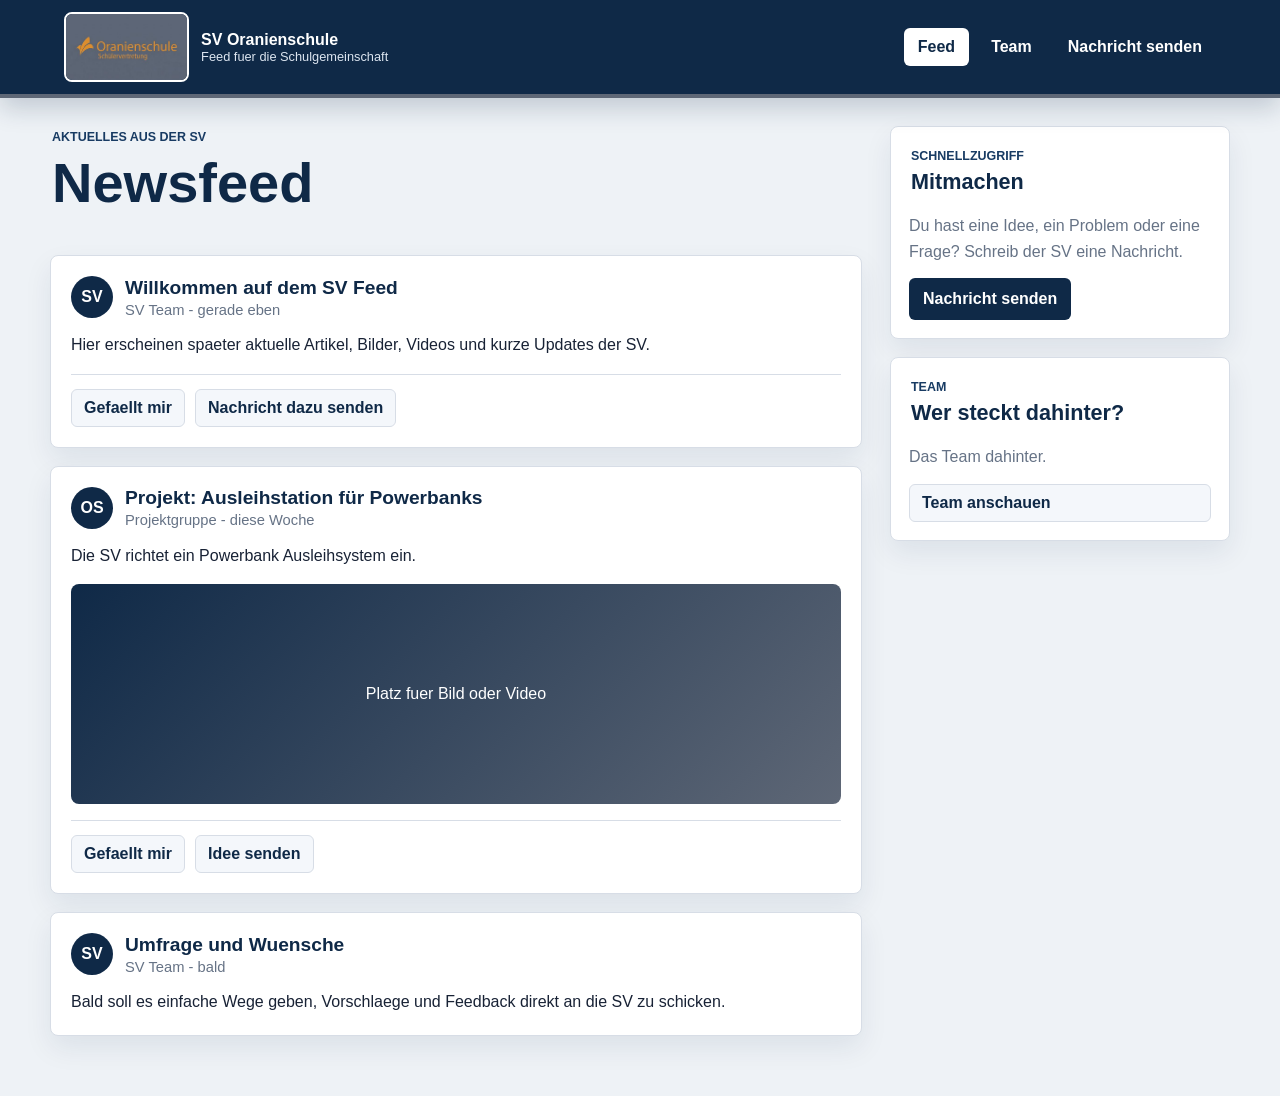
<file: Infoseite der Sv der Oranienschule/frontend/html/index.html>
<!DOCTYPE html>
<html lang="de">
<head>
  <meta charset="UTF-8">
  <meta name="viewport" content="width=device-width, initial-scale=1.0">
  <title>SV Oranienschule</title>
  <link rel="stylesheet" href="../css/main.css">
  <script src="../js/main.js" defer></script>
</head>
<body>
  <header class="topbar">
    <a class="brand" href="index.html" aria-label="Zur Startseite">
      <img class="logo" src="../images/Logo.jpeg" alt="Logo der SV der Oranienschule">
      <span>
        <strong>SV Oranienschule</strong>
        <small>Feed fuer die Schulgemeinschaft</small>
      </span>
    </a>

    <nav class="menu" aria-label="Hauptmenue">
      <a class="menu-link active" href="index.html">Feed</a>
      <a class="menu-link" href="team.html">Team</a>
      <button class="menu-button" type="button" data-open-message>Nachricht senden</button>
    </nav>
  </header>

  <main class="feed-page">
    <section class="feed-column" aria-label="Aktuelle Beitraege">
      <div class="section-title">
        <p>Aktuelles aus der SV</p>
        <h1>Newsfeed</h1>
      </div>

      <div id="public-posts" class="feed-column"></div>

      <article class="post">
        <div class="post-head">
          <div class="avatar">SV</div>
          <div>
            <h2>Willkommen auf dem SV Feed</h2>
            <p>SV Team - gerade eben</p>
          </div>
        </div>
        <p>
          Hier erscheinen spaeter aktuelle Artikel, Bilder, Videos und kurze Updates der SV.
        </p>
        <div class="post-actions">
          <button type="button">Gefaellt mir</button>
          <button type="button" data-open-message>Nachricht dazu senden</button>
        </div>
      </article>

      <article class="post">
        <div class="post-head">
          <div class="avatar">OS</div>
          <div>
            <h2>Projekt: Ausleihstation für Powerbanks</h2>
            <p>Projektgruppe - diese Woche</p>
          </div>
        </div>
        <p>
          Die SV richtet ein Powerbank Ausleihsystem ein.
        </p>
        <div class="image-placeholder">Platz fuer Bild oder Video</div>
        <div class="post-actions">
          <button type="button">Gefaellt mir</button>
          <button type="button" data-open-message>Idee senden</button>
        </div>
      </article>

      <article class="post">
        <div class="post-head">
          <div class="avatar">SV</div>
          <div>
            <h2>Umfrage und Wuensche</h2>
            <p>SV Team - bald</p>
          </div>
        </div>
        <p>
          Bald soll es einfache Wege geben, Vorschlaege und Feedback direkt an die SV zu schicken.
        </p>
      </article>
    </section>

    <aside class="side-column">
      <section class="panel">
        <div class="section-title small">
          <p>Schnellzugriff</p>
          <h2>Mitmachen</h2>
        </div>
        <p class="panel-text">
          Du hast eine Idee, ein Problem oder eine Frage? Schreib der SV eine Nachricht.
        </p>
        <button class="submit-button" type="button" data-open-message>Nachricht senden</button>
      </section>

      <section class="panel">
        <div class="section-title small">
          <p>Team</p>
          <h2>Wer steckt dahinter?</h2>
        </div>
        <p class="panel-text">
          Das Team dahinter.
        </p>
        <a class="panel-link" href="team.html">Team anschauen</a>
      </section>
    </aside>
  </main>

  <div class="modal-backdrop" data-message-modal hidden>
    <section class="message-modal" role="dialog" aria-modal="true" aria-labelledby="message-title">
      <button class="close-button" type="button" aria-label="Nachrichtenfenster schliessen" data-close-message>&times;</button>
      <div class="section-title small">
        <p>Nachricht an die SV</p>
        <h2 id="message-title">Was moechtest du sagen?</h2>
      </div>
      <form class="message-form">
        <label>
          Dein Name oder Klasse
          <input type="text" placeholder="z.B. Klasse 8b">
        </label>
        <label>
          Thema
          <input type="text" placeholder="z.B. Idee fuer den Schulhof">
        </label>
        <label>
          Nachricht
          <textarea rows="6" placeholder="Schreib hier deine Nachricht an die SV."></textarea>
        </label>
        <button class="submit-button" type="submit">Nachricht merken</button>
      </form>
      <p class="form-note">Die Nachricht wird gespeichert und kann im Admin-Bereich angesehen werden.</p>
    </section>
  </div>
</body>
</html>
</file>
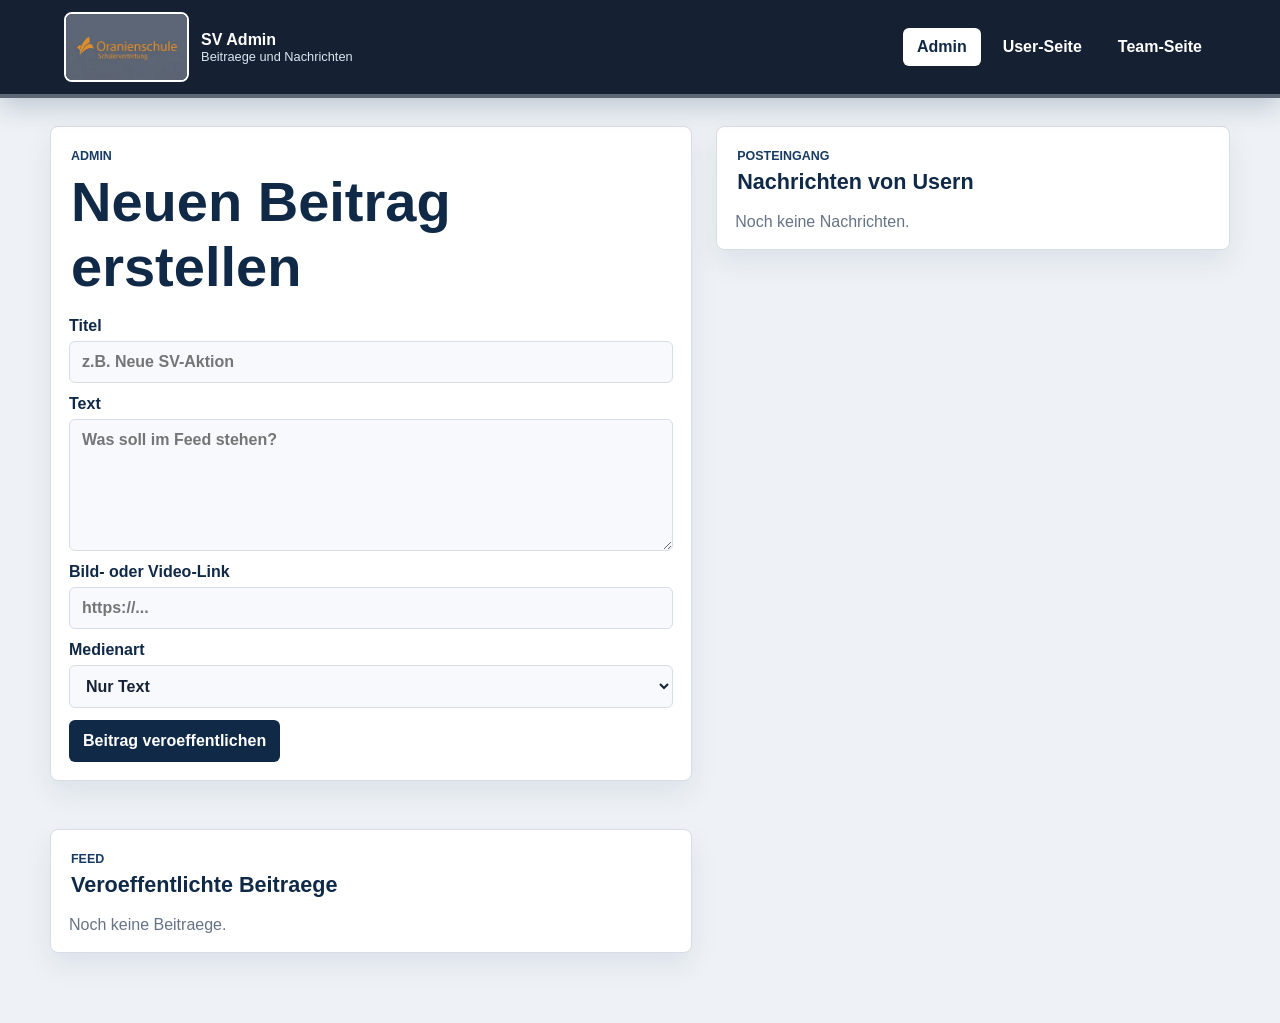
<file: Infoseite der Sv der Oranienschule/frontend/html/admin.html>
<!DOCTYPE html>
<html lang="de">
<head>
  <meta charset="UTF-8">
  <meta name="viewport" content="width=device-width, initial-scale=1.0">
  <title>Admin - SV Oranienschule</title>
  <link rel="stylesheet" href="../css/main.css">
  <script src="../js/main.js" defer></script>
</head>
<body data-page="admin">
  <header class="topbar admin-topbar">
    <a class="brand" href="admin.html" aria-label="Zum Admin-Bereich">
      <img class="logo" src="../images/Logo.jpeg" alt="Logo der SV der Oranienschule">
      <span>
        <strong>SV Admin</strong>
        <small>Beitraege und Nachrichten</small>
      </span>
    </a>

    <nav class="menu" aria-label="Adminmenue">
      <a class="menu-link active" href="admin.html">Admin</a>
      <a class="menu-link" href="index.html">User-Seite</a>
      <a class="menu-link" href="team.html">Team-Seite</a>
    </nav>
  </header>

  <main class="admin-layout">
    <section class="panel">
      <div class="section-title small">
        <p>Admin</p>
        <h1>Neuen Beitrag erstellen</h1>
      </div>

      <form id="admin-post-form" class="admin-form">
        <label>
          Titel
          <input id="admin-title" type="text" placeholder="z.B. Neue SV-Aktion" required>
        </label>

        <label>
          Text
          <textarea id="admin-text" rows="6" placeholder="Was soll im Feed stehen?" required></textarea>
        </label>

        <label>
          Bild- oder Video-Link
          <input id="admin-media" type="url" placeholder="https://...">
        </label>

        <label>
          Medienart
          <select id="admin-type">
            <option value="text">Nur Text</option>
            <option value="image">Bild</option>
            <option value="video">Video</option>
          </select>
        </label>

        <button class="submit-button" type="submit">Beitrag veroeffentlichen</button>
      </form>
    </section>

    <section class="panel">
      <div class="section-title small">
        <p>Posteingang</p>
        <h2>Nachrichten von Usern</h2>
      </div>
      <div id="admin-messages" class="admin-list"></div>
    </section>

    <section class="panel wide-panel">
      <div class="section-title small">
        <p>Feed</p>
        <h2>Veroeffentlichte Beitraege</h2>
      </div>
      <div id="admin-posts" class="admin-list"></div>
    </section>
  </main>
</body>
</html>
</file>
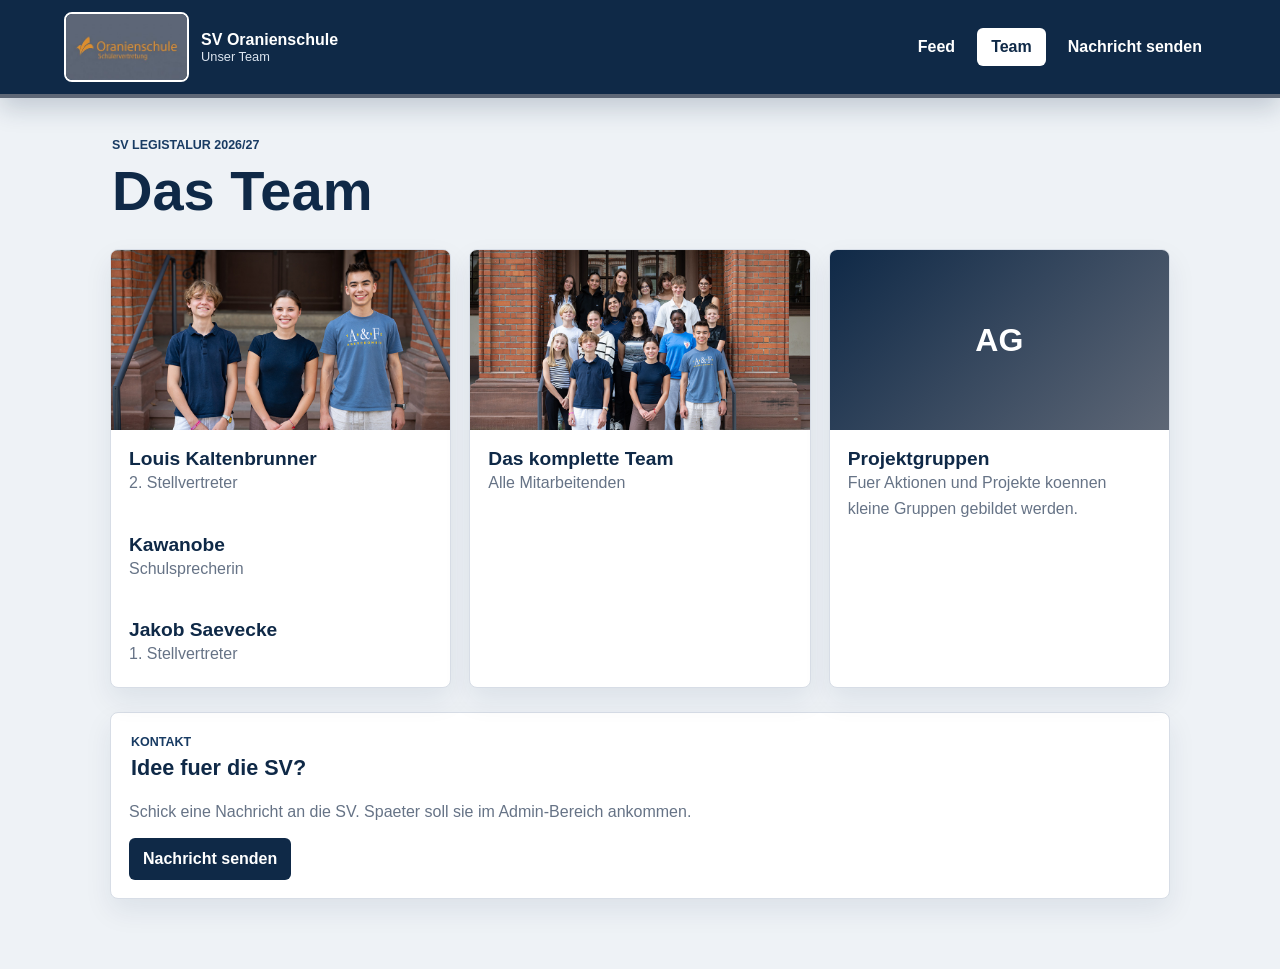
<file: Infoseite der Sv der Oranienschule/frontend/html/team.html>
<!DOCTYPE html>
<html lang="de">
<head>
  <meta charset="UTF-8">
  <meta name="viewport" content="width=device-width, initial-scale=1.0">
  <title>Team - SV Oranienschule</title>
  <link rel="stylesheet" href="../css/main.css">
  <script src="../js/main.js" defer></script>
</head>
<body>
  <header class="topbar">
    <a class="brand" href="index.html" aria-label="Zur Startseite">
      <img class="logo" src="../images/Logo.jpeg" alt="Logo der SV der Oranienschule">
      <span>
        <strong>SV Oranienschule</strong>
        <small>Unser Team</small>
      </span>
    </a>

    <nav class="menu" aria-label="Hauptmenue">
      <a class="menu-link" href="index.html">Feed</a>
      <a class="menu-link active" href="team.html">Team</a>
      <button class="menu-button" type="button" data-open-message>Nachricht senden</button>
    </nav>
  </header>

  <main class="content-page">
    <section class="section-title team-title">
      <p>Sv legistalur 2026/27</p>
      <h1>Das Team</h1>
    </section>

    <section class="team-grid">
      <article class="team-card">
        <img class="team-photo" src="../images/Schulsprecher.jpg" alt="Schulsprecherteam">
        <h2>Louis Kaltenbrunner </h2>
        <p>2. Stellvertreter</p>
           <h2>Kawanobe</h2>
           <p>Schulsprecherin</p>
          <h2>Jakob Saevecke </h2>
          <p>1. Stellvertreter</p>
      </article>

      <article class="team-card">
        <img class="team-photo" src="../images/Alle.jpg" alt="Komplettes SV Team">
        <h2>Das komplette Team</h2>
        <p>Alle Mitarbeitenden</p>
      </article>

      <article class="team-card">
        <div class="team-photo">AG</div>
        <h2>Projektgruppen</h2>
        <p>Fuer Aktionen und Projekte koennen kleine Gruppen gebildet werden.</p>
      </article>
    </section>

    <section class="panel wide-panel">
      <div class="section-title small">
        <p>Kontakt</p>
        <h2>Idee fuer die SV?</h2>
      </div>
      <p class="panel-text">
        Schick eine Nachricht an die SV. Spaeter soll sie im Admin-Bereich ankommen.
      </p>
      <button class="submit-button" type="button" data-open-message>Nachricht senden</button>
    </section>
  </main>

  <div class="modal-backdrop" data-message-modal hidden>
    <section class="message-modal" role="dialog" aria-modal="true" aria-labelledby="message-title">
      <button class="close-button" type="button" aria-label="Nachrichtenfenster schliessen" data-close-message>&times;</button>
      <div class="section-title small">
        <p>Nachricht an die SV</p>
        <h2 id="message-title">Was moechtest du sagen?</h2>
      </div>
      <form class="message-form">
        <label>
          Dein Name oder Klasse
          <input type="text" placeholder="z.B. Klasse 8b">
        </label>
        <label>
          Thema
          <input type="text" placeholder="z.B. Frage an das Team">
        </label>
        <label>
          Nachricht
          <textarea rows="6" placeholder="Schreib hier deine Nachricht an die SV."></textarea>
        </label>
        <button class="submit-button" type="submit">Nachricht merken</button>
      </form>
      <p class="form-note">Die Nachricht wird gespeichert und kann im Admin-Bereich angesehen werden.</p>
    </section>
  </div>
</body>
</html>
</file>
<file: Infoseite der Sv der Oranienschule/frontend/css/main.css>
:root {
  --blue: #0f2947;
  --blue-soft: #183b63;
  --gray: #5e6776;
  --line: #d7dde6;
  --paper: #ffffff;
  --page: #eef2f6;
  --text: #182235;
  --muted: #667386;
}

* {
  box-sizing: border-box;
}

html {
  scroll-behavior: smooth;
}

body {
  margin: 0;
  font-family: Arial, sans-serif;
  color: var(--text);
  background: var(--page);
}

button,
input,
textarea,
select {
  font: inherit;
}

.topbar {
  position: sticky;
  top: 0;
  z-index: 20;
  display: flex;
  align-items: center;
  justify-content: space-between;
  gap: 20px;
  min-height: 86px;
  padding: 12px 5%;
  background: var(--blue);
  border-bottom: 4px solid var(--gray);
  box-shadow: 0 10px 24px rgba(15, 41, 71, 0.2);
}

.brand {
  display: flex;
  align-items: center;
  gap: 12px;
  color: var(--paper);
  text-decoration: none;
}

.brand strong,
.brand small {
  display: block;
}

.brand small {
  color: #dce5f0;
  font-size: 0.8rem;
}

.logo {
  height: 70px;
  object-fit: cover;
  border: 2px solid var(--paper);
  border-radius: 8px;
  background: var(--paper);
}

.menu {
  display: flex;
  align-items: center;
  gap: 8px;
  flex-wrap: wrap;
}

.menu-link,
.menu-button {
  color: var(--paper);
  background: transparent;
  border: 0;
  text-decoration: none;
  padding: 10px 14px;
  border-radius: 6px;
  font-weight: 700;
  cursor: pointer;
}

.menu-link:hover,
.menu-link.active,
.menu-button:hover {
  color: var(--blue);
  background: var(--paper);
}

.feed-page {
  display: grid;
  grid-template-columns: minmax(0, 1fr) 340px;
  gap: 28px;
  width: min(1180px, 94%);
  margin: 28px auto 60px;
  align-items: start;
}

.content-page {
  width: min(1060px, 94%);
  margin: 36px auto 70px;
}

.feed-column,
.side-column {
  display: grid;
  gap: 18px;
}

.side-column {
  position: sticky;
  top: 110px;
}

.section-title {
  padding: 4px 2px;
}

.section-title p {
  margin: 0 0 6px;
  color: var(--blue-soft);
  font-size: 0.78rem;
  font-weight: 800;
  letter-spacing: 0;
  text-transform: uppercase;
}

.section-title h1,
.section-title h2 {
  margin: 0;
  color: var(--blue);
}

.section-title h1 {
  font-size: clamp(2rem, 5vw, 3.5rem);
}

.section-title h2 {
  font-size: 1.35rem;
}

.post,
.panel,
.team-card {
  background: var(--paper);
  border: 1px solid var(--line);
  border-radius: 8px;
  box-shadow: 0 12px 28px rgba(15, 41, 71, 0.08);
}

.post {
  overflow: hidden;
  padding: 20px;
}

.post-head {
  display: flex;
  align-items: center;
  gap: 12px;
  margin-bottom: 14px;
}

.avatar,
.team-photo {
  display: grid;
  place-items: center;
  color: var(--paper);
  background: var(--blue);
  font-weight: 800;
}

.avatar {
  width: 42px;
  height: 42px;
  flex: 0 0 auto;
  border-radius: 50%;
}

.post h2,
.team-card h2 {
  margin: 0;
  color: var(--blue);
  font-size: 1.2rem;
}

.post-head p {
  margin: 3px 0 0;
  color: var(--muted);
  font-size: 0.92rem;
}

.post > p,
.panel-text,
.team-card p,
.form-note {
  margin: 0;
  color: var(--text);
  line-height: 1.6;
}

.panel-text,
.form-note {
  color: var(--muted);
}

.image-placeholder,
.post-media {
  display: grid;
  place-items: center;
  width: 100%;
  min-height: 220px;
  margin: 16px 0;
  color: var(--paper);
  background: linear-gradient(135deg, var(--blue), var(--gray));
  border-radius: 8px;
  overflow: hidden;
}

.post-media img,
.post-media iframe {
  display: block;
  width: 100%;
  min-height: 260px;
  border: 0;
  object-fit: cover;
}

.post-actions {
  display: flex;
  gap: 10px;
  flex-wrap: wrap;
  border-top: 1px solid var(--line);
  padding-top: 14px;
  margin-top: 16px;
}

.post-actions button,
.panel-link {
  color: var(--blue);
  background: #f4f7fb;
  border: 1px solid var(--line);
  border-radius: 6px;
  padding: 9px 12px;
  font-weight: 700;
  cursor: pointer;
  text-decoration: none;
}

.panel {
  display: grid;
  gap: 14px;
  padding: 18px;
}

.submit-button {
  display: inline-flex;
  align-items: center;
  justify-content: center;
  width: fit-content;
  color: var(--paper);
  background: var(--blue);
  border: 0;
  border-radius: 6px;
  padding: 12px 14px;
  font-weight: 800;
  cursor: pointer;
}

.team-title {
  margin-bottom: 22px;
}

.team-grid {
  display: grid;
  grid-template-columns: repeat(3, minmax(0, 1fr));
  gap: 18px;
}

.team-card {
  overflow: hidden;
}

.team-photo {
  height: 180px;
  font-size: 2rem;
  background: linear-gradient(135deg, var(--blue), var(--gray));
  width: 100%;
  object-fit: cover;
}

.team-card h2,
.team-card p {
  padding: 0 18px;
}

.team-card h2 {
  padding-top: 18px;
}

.team-card p {
  padding-bottom: 20px;
  color: var(--muted);
}

.wide-panel {
  margin-top: 24px;
}

.modal-backdrop {
  position: fixed;
  inset: 0;
  z-index: 40;
  display: grid;
  place-items: center;
  padding: 20px;
  background: rgba(15, 41, 71, 0.55);
}

.modal-backdrop[hidden] {
  display: none;
}

.message-modal {
  position: relative;
  width: min(560px, 100%);
  background: var(--paper);
  border-radius: 8px;
  padding: 24px;
  box-shadow: 0 24px 70px rgba(15, 41, 71, 0.35);
}

.close-button {
  position: absolute;
  top: 12px;
  right: 12px;
  width: 36px;
  height: 36px;
  color: var(--blue);
  background: #f4f7fb;
  border: 1px solid var(--line);
  border-radius: 50%;
  font-size: 1.5rem;
  line-height: 1;
  cursor: pointer;
}

.message-form {
  display: grid;
  gap: 12px;
  margin: 16px 0 12px;
}

.message-form label {
  display: grid;
  gap: 6px;
  color: var(--blue);
  font-weight: 700;
}

.message-form input,
.message-form textarea,
.admin-form input,
.admin-form textarea,
.admin-form select {
  width: 100%;
  color: var(--text);
  background: #f7f9fc;
  border: 1px solid var(--line);
  border-radius: 6px;
  padding: 11px 12px;
}

.message-form textarea,
.admin-form textarea {
  resize: vertical;
}

.admin-topbar {
  background: #152033;
}

.admin-layout {
  display: grid;
  grid-template-columns: minmax(0, 1fr) minmax(320px, 0.8fr);
  gap: 24px;
  width: min(1180px, 94%);
  margin: 28px auto 70px;
  align-items: start;
}

.admin-form {
  display: grid;
  gap: 12px;
}

.admin-form label {
  display: grid;
  gap: 6px;
  color: var(--blue);
  font-weight: 700;
}

.admin-list {
  display: grid;
  gap: 12px;
}

.admin-item {
  display: grid;
  gap: 6px;
  padding: 14px;
  background: #f7f9fc;
  border: 1px solid var(--line);
  border-radius: 8px;
}

.admin-item h3 {
  margin: 0;
  color: var(--blue);
}

.admin-item p {
  margin: 0;
  color: var(--muted);
  line-height: 1.55;
}

.empty-state {
  margin: 0;
  color: var(--muted);
}

@media (max-width: 900px) {
  .topbar {
    align-items: flex-start;
    flex-direction: column;
  }

  .feed-page,
  .admin-layout,
  .team-grid {
    grid-template-columns: 1fr;
  }

  .side-column {
    position: static;
  }
}
</file>
